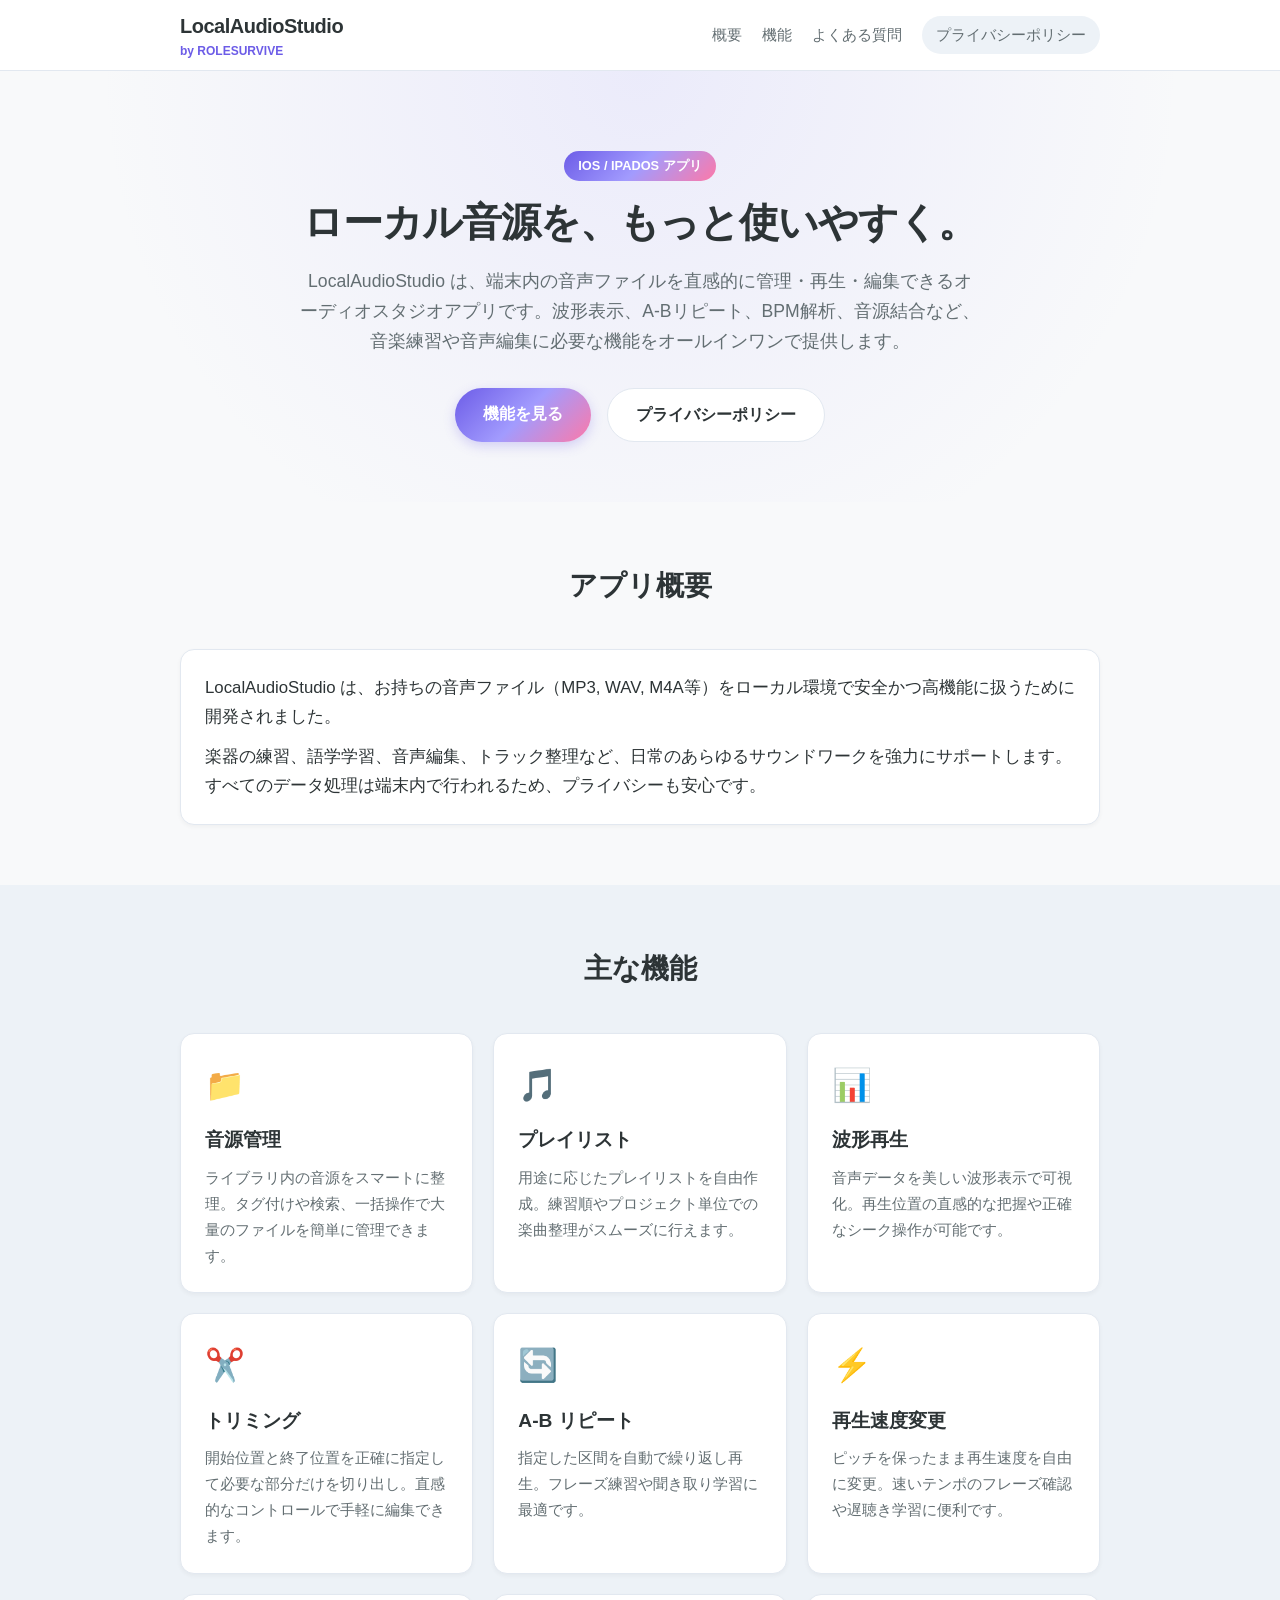
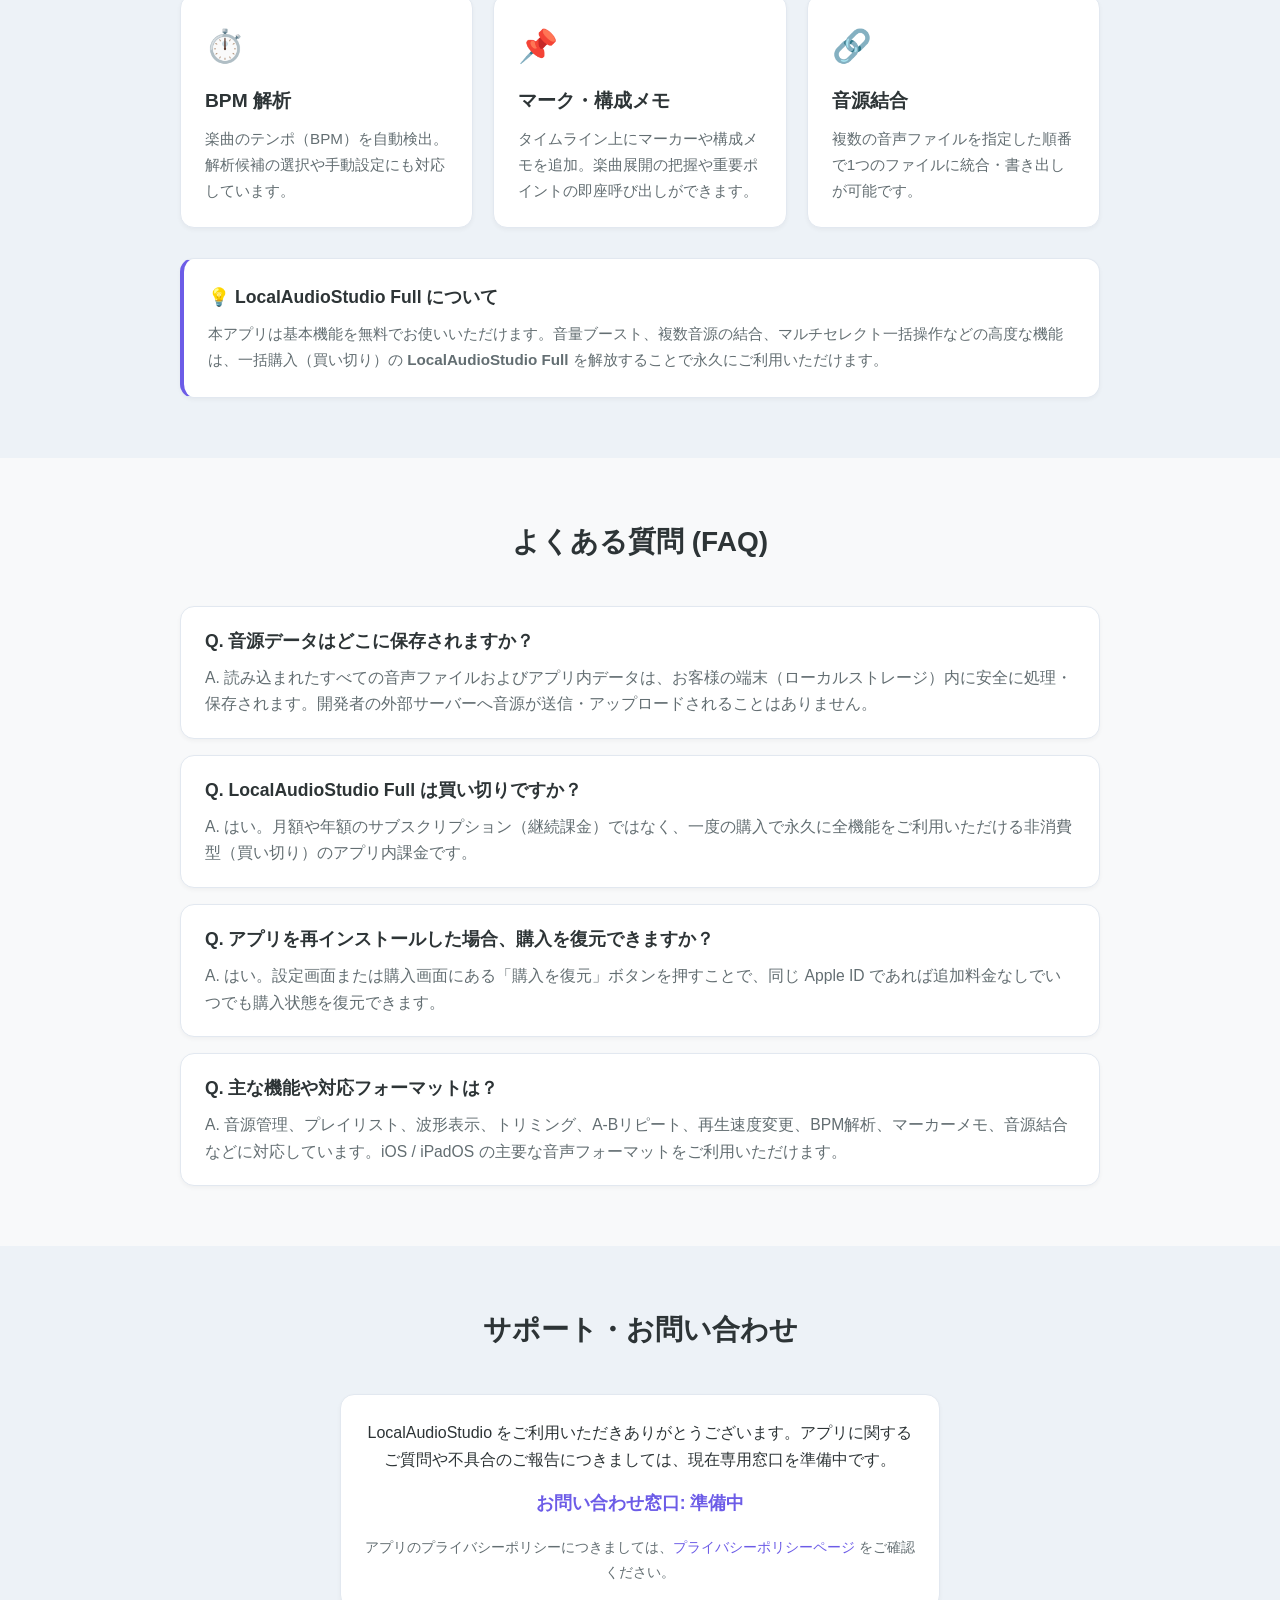
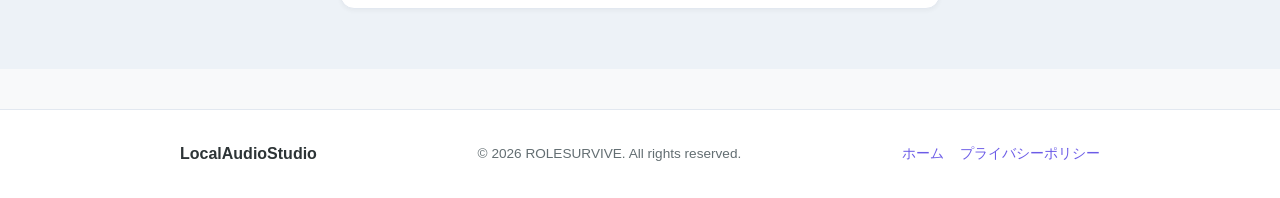
<file: index.html>
<!DOCTYPE html>
<html lang="ja">
<head>
    <meta charset="UTF-8">
    <meta name="viewport" content="width=device-width, initial-scale=1.0">
    <title>LocalAudioStudio - 公式サポート</title>
    <link rel="stylesheet" href="style.css">
</head>
<body>
    <header class="header">
        <div class="container header-container">
            <div class="brand">
                <span class="brand-title">LocalAudioStudio</span>
                <span class="brand-by">by ROLESURVIVE</span>
            </div>
            <nav class="nav">
                <a href="#about">概要</a>
                <a href="#features">機能</a>
                <a href="#faq">よくある質問</a>
                <a href="privacy.html" class="nav-link-privacy">プライバシーポリシー</a>
            </nav>
        </div>
    </header>

    <main>
        <!-- Hero Section -->
        <section class="hero">
            <div class="container hero-container">
                <div class="hero-badge">iOS / iPadOS アプリ</div>
                <h1 class="hero-title">ローカル音源を、もっと使いやすく。</h1>
                <p class="hero-description">
                    LocalAudioStudio は、端末内の音声ファイルを直感的に管理・再生・編集できるオーディオスタジオアプリです。波形表示、A-Bリピート、BPM解析、音源結合など、音楽練習や音声編集に必要な機能をオールインワンで提供します。
                </p>
                <div class="hero-actions">
                    <a href="#features" class="btn btn-primary">機能を見る</a>
                    <a href="privacy.html" class="btn btn-secondary">プライバシーポリシー</a>
                </div>
            </div>
        </section>

        <!-- About Section -->
        <section id="about" class="section">
            <div class="container">
                <h2 class="section-title">アプリ概要</h2>
                <div class="card about-card">
                    <p>
                        LocalAudioStudio は、お持ちの音声ファイル（MP3, WAV, M4A等）をローカル環境で安全かつ高機能に扱うために開発されました。
                    </p>
                    <p>
                        楽器の練習、語学学習、音声編集、トラック整理など、日常のあらゆるサウンドワークを強力にサポートします。すべてのデータ処理は端末内で行われるため、プライバシーも安心です。
                    </p>
                </div>
            </div>
        </section>

        <!-- Features Section -->
        <section id="features" class="section bg-alt">
            <div class="container">
                <h2 class="section-title">主な機能</h2>
                <div class="grid features-grid">
                    <div class="card feature-card">
                        <div class="feature-icon">📁</div>
                        <h3>音源管理</h3>
                        <p>ライブラリ内の音源をスマートに整理。タグ付けや検索、一括操作で大量のファイルを簡単に管理できます。</p>
                    </div>

                    <div class="card feature-card">
                        <div class="feature-icon">🎵</div>
                        <h3>プレイリスト</h3>
                        <p>用途に応じたプレイリストを自由作成。練習順やプロジェクト単位での楽曲整理がスムーズに行えます。</p>
                    </div>

                    <div class="card feature-card">
                        <div class="feature-icon">📊</div>
                        <h3>波形再生</h3>
                        <p>音声データを美しい波形表示で可視化。再生位置の直感的な把握や正確なシーク操作が可能です。</p>
                    </div>

                    <div class="card feature-card">
                        <div class="feature-icon">✂️</div>
                        <h3>トリミング</h3>
                        <p>開始位置と終了位置を正確に指定して必要な部分だけを切り出し。直感的なコントロールで手軽に編集できます。</p>
                    </div>

                    <div class="card feature-card">
                        <div class="feature-icon">🔄</div>
                        <h3>A-B リピート</h3>
                        <p>指定した区間を自動で繰り返し再生。フレーズ練習や聞き取り学習に最適です。</p>
                    </div>

                    <div class="card feature-card">
                        <div class="feature-icon">⚡</div>
                        <h3>再生速度変更</h3>
                        <p>ピッチを保ったまま再生速度を自由に変更。速いテンポのフレーズ確認や遅聴き学習に便利です。</p>
                    </div>

                    <div class="card feature-card">
                        <div class="feature-icon">⏱️</div>
                        <h3>BPM 解析</h3>
                        <p>楽曲のテンポ（BPM）を自動検出。解析候補の選択や手動設定にも対応しています。</p>
                    </div>

                    <div class="card feature-card">
                        <div class="feature-icon">📌</div>
                        <h3>マーク・構成メモ</h3>
                        <p>タイムライン上にマーカーや構成メモを追加。楽曲展開の把握や重要ポイントの即座呼び出しができます。</p>
                    </div>

                    <div class="card feature-card">
                        <div class="feature-icon">🔗</div>
                        <h3>音源結合</h3>
                        <p>複数の音声ファイルを指定した順番で1つのファイルに統合・書き出しが可能です。</p>
                    </div>
                </div>

                <div class="unlock-note card">
                    <h3>💡 LocalAudioStudio Full について</h3>
                    <p>
                        本アプリは基本機能を無料でお使いいただけます。音量ブースト、複数音源の結合、マルチセレクト一括操作などの高度な機能は、一括購入（買い切り）の <strong>LocalAudioStudio Full</strong> を解放することで永久にご利用いただけます。
                    </p>
                </div>
            </div>
        </section>

        <!-- FAQ Section -->
        <section id="faq" class="section">
            <div class="container">
                <h2 class="section-title">よくある質問 (FAQ)</h2>
                <div class="faq-list">
                    <div class="card faq-item">
                        <h3 class="faq-question">Q. 音源データはどこに保存されますか？</h3>
                        <p class="faq-answer">
                            A. 読み込まれたすべての音声ファイルおよびアプリ内データは、お客様の端末（ローカルストレージ）内に安全に処理・保存されます。開発者の外部サーバーへ音源が送信・アップロードされることはありません。
                        </p>
                    </div>

                    <div class="card faq-item">
                        <h3 class="faq-question">Q. LocalAudioStudio Full は買い切りですか？</h3>
                        <p class="faq-answer">
                            A. はい。月額や年額のサブスクリプション（継続課金）ではなく、一度の購入で永久に全機能をご利用いただける非消費型（買い切り）のアプリ内課金です。
                        </p>
                    </div>

                    <div class="card faq-item">
                        <h3 class="faq-question">Q. アプリを再インストールした場合、購入を復元できますか？</h3>
                        <p class="faq-answer">
                            A. はい。設定画面または購入画面にある「購入を復元」ボタンを押すことで、同じ Apple ID であれば追加料金なしでいつでも購入状態を復元できます。
                        </p>
                    </div>

                    <div class="card faq-item">
                        <h3 class="faq-question">Q. 主な機能や対応フォーマットは？</h3>
                        <p class="faq-answer">
                            A. 音源管理、プレイリスト、波形表示、トリミング、A-Bリピート、再生速度変更、BPM解析、マーカーメモ、音源結合などに対応しています。iOS / iPadOS の主要な音声フォーマットをご利用いただけます。
                        </p>
                    </div>
                </div>
            </div>
        </section>

        <!-- Support / Contact Section -->
        <section id="contact" class="section bg-alt">
            <div class="container">
                <h2 class="section-title">サポート・お問い合わせ</h2>
                <div class="card contact-card">
                    <p>
                        LocalAudioStudio をご利用いただきありがとうございます。アプリに関するご質問や不具合のご報告につきましては、現在専用窓口を準備中です。
                    </p>
                    <p class="contact-status">
                        お問い合わせ窓口: 準備中
                    </p>
                    <p class="contact-sub">
                        アプリのプライバシーポリシーにつきましては、<a href="privacy.html">プライバシーポリシーページ</a> をご確認ください。
                    </p>
                </div>
            </div>
        </section>
    </main>

    <footer class="footer">
        <div class="container footer-container">
            <p class="footer-brand">LocalAudioStudio</p>
            <p class="footer-copy">&copy; 2026 ROLESURVIVE. All rights reserved.</p>
            <div class="footer-links">
                <a href="index.html">ホーム</a>
                <a href="privacy.html">プライバシーポリシー</a>
            </div>
        </div>
    </footer>
</body>
</html>
</file>
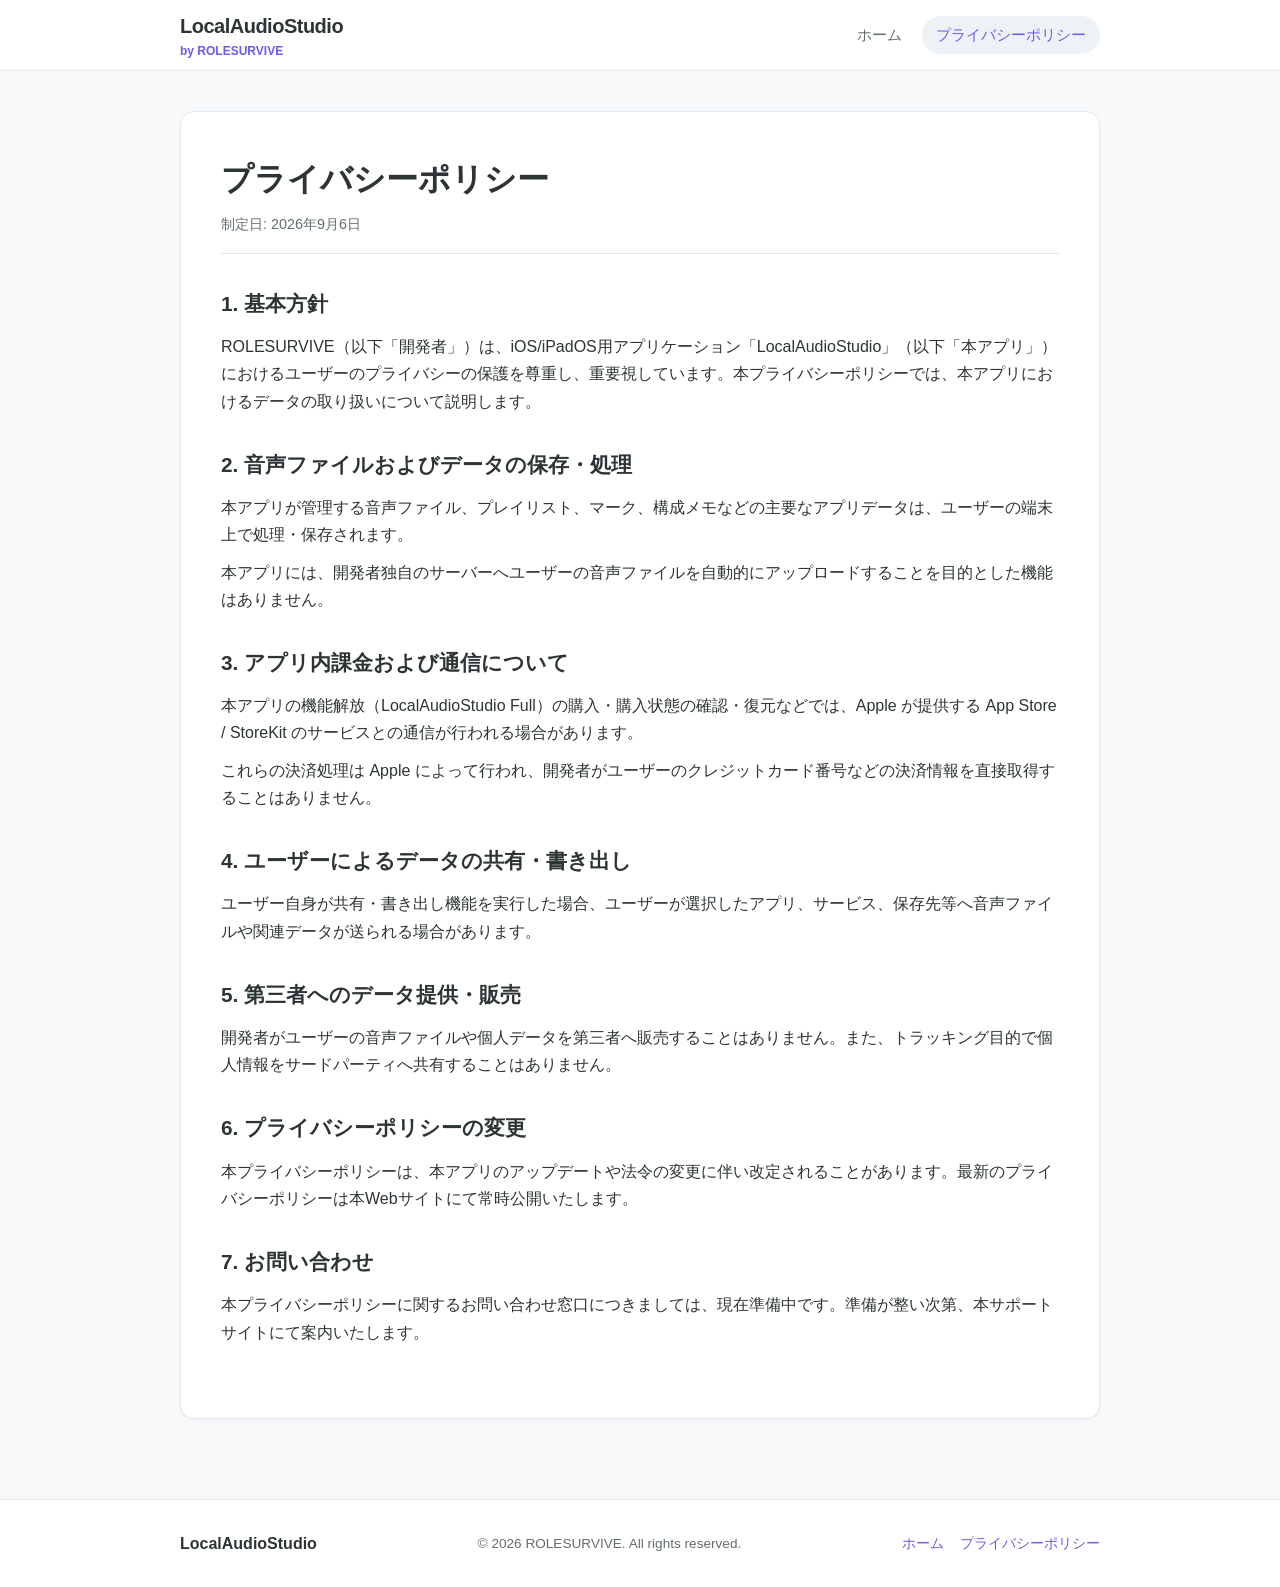
<file: privacy.html>
<!DOCTYPE html>
<html lang="ja">
<head>
    <meta charset="UTF-8">
    <meta name="viewport" content="width=device-width, initial-scale=1.0">
    <title>プライバシーポリシー - LocalAudioStudio</title>
    <link rel="stylesheet" href="style.css">
</head>
<body>
    <header class="header">
        <div class="container header-container">
            <div class="brand">
                <a href="index.html" class="brand-link">
                    <span class="brand-title">LocalAudioStudio</span>
                    <span class="brand-by">by ROLESURVIVE</span>
                </a>
            </div>
            <nav class="nav">
                <a href="index.html">ホーム</a>
                <a href="privacy.html" class="nav-link-privacy active">プライバシーポリシー</a>
            </nav>
        </div>
    </header>

    <main class="main-content">
        <div class="container">
            <div class="card privacy-card">
                <h1 class="page-title">プライバシーポリシー</h1>
                <p class="privacy-date">制定日: 2026年9月6日</p>

                <div class="privacy-body">
                    <section class="policy-section">
                        <h2>1. 基本方針</h2>
                        <p>
                            ROLESURVIVE（以下「開発者」）は、iOS/iPadOS用アプリケーション「LocalAudioStudio」（以下「本アプリ」）におけるユーザーのプライバシーの保護を尊重し、重要視しています。本プライバシーポリシーでは、本アプリにおけるデータの取り扱いについて説明します。
                        </p>
                    </section>

                    <section class="policy-section">
                        <h2>2. 音声ファイルおよびデータの保存・処理</h2>
                        <p>
                            本アプリが管理する音声ファイル、プレイリスト、マーク、構成メモなどの主要なアプリデータは、ユーザーの端末上で処理・保存されます。
                        </p>
                        <p>
                            本アプリには、開発者独自のサーバーへユーザーの音声ファイルを自動的にアップロードすることを目的とした機能はありません。
                        </p>
                    </section>

                    <section class="policy-section">
                        <h2>3. アプリ内課金および通信について</h2>
                        <p>
                            本アプリの機能解放（LocalAudioStudio Full）の購入・購入状態の確認・復元などでは、Apple が提供する App Store / StoreKit のサービスとの通信が行われる場合があります。
                        </p>
                        <p>
                            これらの決済処理は Apple によって行われ、開発者がユーザーのクレジットカード番号などの決済情報を直接取得することはありません。
                        </p>
                    </section>

                    <section class="policy-section">
                        <h2>4. ユーザーによるデータの共有・書き出し</h2>
                        <p>
                            ユーザー自身が共有・書き出し機能を実行した場合、ユーザーが選択したアプリ、サービス、保存先等へ音声ファイルや関連データが送られる場合があります。
                        </p>
                    </section>

                    <section class="policy-section">
                        <h2>5. 第三者へのデータ提供・販売</h2>
                        <p>
                            開発者がユーザーの音声ファイルや個人データを第三者へ販売することはありません。また、トラッキング目的で個人情報をサードパーティへ共有することはありません。
                        </p>
                    </section>

                    <section class="policy-section">
                        <h2>6. プライバシーポリシーの変更</h2>
                        <p>
                            本プライバシーポリシーは、本アプリのアップデートや法令の変更に伴い改定されることがあります。最新のプライバシーポリシーは本Webサイトにて常時公開いたします。
                        </p>
                    </section>

                    <section class="policy-section">
                        <h2>7. お問い合わせ</h2>
                        <p>
                            本プライバシーポリシーに関するお問い合わせ窓口につきましては、現在準備中です。準備が整い次第、本サポートサイトにて案内いたします。
                        </p>
                    </section>
                </div>
            </div>
        </div>
    </main>

    <footer class="footer">
        <div class="container footer-container">
            <p class="footer-brand">LocalAudioStudio</p>
            <p class="footer-copy">&copy; 2026 ROLESURVIVE. All rights reserved.</p>
            <div class="footer-links">
                <a href="index.html">ホーム</a>
                <a href="privacy.html">プライバシーポリシー</a>
            </div>
        </div>
    </footer>
</body>
</html>
</file>
<file: style.css>
/* CSS Reset and Base Styles */
:root {
    --primary-color: #6C5CE7;
    --primary-gradient: linear-gradient(135deg, #6C5CE7 0%, #A29BFE 50%, #FD79A8 100%);
    --text-color: #2D3436;
    --text-muted: #636E72;
    --bg-color: #F8F9FA;
    --card-bg: #FFFFFF;
    --bg-alt: #EDF2F7;
    --border-color: #E2E8F0;
    --shadow-sm: 0 2px 4px rgba(0, 0, 0, 0.04);
    --shadow-md: 0 6px 16px rgba(108, 92, 231, 0.08);
    --radius-md: 14px;
    --radius-lg: 20px;
}

* {
    box-sizing: border-box;
    margin: 0;
    padding: 0;
}

body {
    font-family: -apple-system, BlinkMacSystemFont, "Segoe UI", Roboto, "Helvetica Neue", Arial, sans-serif;
    color: var(--text-color);
    background-color: var(--bg-color);
    line-height: 1.7;
    -webkit-font-smoothing: antialiased;
}

a {
    color: var(--primary-color);
    text-decoration: none;
    transition: opacity 0.2s ease;
}

a:hover {
    opacity: 0.8;
}

/* Layout Containers */
.container {
    width: 100%;
    max-width: 960px;
    margin: 0 auto;
    padding: 0 20px;
}

.section {
    padding: 60px 0;
}

.bg-alt {
    background-color: var(--bg-alt);
}

/* Header & Nav */
.header {
    background-color: rgba(255, 255, 255, 0.9);
    backdrop-filter: blur(10px);
    position: sticky;
    top: 0;
    z-index: 100;
    border-bottom: 1px solid var(--border-color);
}

.header-container {
    display: flex;
    justify-content: space-between;
    align-items: center;
    height: 70px;
}

.brand {
    display: flex;
    flex-direction: column;
}

.brand-link {
    display: flex;
    flex-direction: column;
}

.brand-title {
    font-size: 1.25rem;
    font-weight: 700;
    color: var(--text-color);
    letter-spacing: -0.5px;
}

.brand-by {
    font-size: 0.75rem;
    font-weight: 600;
    color: var(--primary-color);
    margin-top: -2px;
}

.nav {
    display: flex;
    gap: 20px;
    align-items: center;
}

.nav a {
    font-size: 0.95rem;
    font-weight: 500;
    color: var(--text-muted);
}

.nav a.active,
.nav a:hover {
    color: var(--primary-color);
}

.nav-link-privacy {
    background: var(--bg-alt);
    padding: 6px 14px;
    border-radius: 20px;
}

/* Hero Section */
.hero {
    padding: 80px 0 60px 0;
    text-align: center;
    background: radial-gradient(circle at top, rgba(162, 155, 254, 0.15) 0%, rgba(248, 249, 250, 0) 70%);
}

.hero-container {
    display: flex;
    flex-direction: column;
    align-items: center;
}

.hero-badge {
    display: inline-block;
    padding: 4px 14px;
    background: var(--primary-gradient);
    color: #FFFFFF;
    font-size: 0.8rem;
    font-weight: 700;
    border-radius: 20px;
    margin-bottom: 16px;
    text-transform: uppercase;
}

.hero-title {
    font-size: 2.5rem;
    font-weight: 800;
    line-height: 1.25;
    margin-bottom: 20px;
    letter-spacing: -1px;
    color: var(--text-color);
}

.hero-description {
    font-size: 1.1rem;
    color: var(--text-muted);
    max-width: 680px;
    margin-bottom: 32px;
}

.hero-actions {
    display: flex;
    gap: 16px;
    flex-wrap: wrap;
    justify-content: center;
}

/* Buttons */
.btn {
    display: inline-block;
    padding: 12px 28px;
    font-size: 1rem;
    font-weight: 600;
    border-radius: 30px;
    transition: all 0.2s ease;
}

.btn-primary {
    background: var(--primary-gradient);
    color: #FFFFFF;
    box-shadow: 0 4px 12px rgba(108, 92, 231, 0.25);
}

.btn-primary:hover {
    transform: translateY(-1px);
    box-shadow: 0 6px 16px rgba(108, 92, 231, 0.35);
    opacity: 0.95;
}

.btn-secondary {
    background-color: var(--card-bg);
    color: var(--text-color);
    border: 1px solid var(--border-color);
}

.btn-secondary:hover {
    background-color: var(--bg-alt);
    opacity: 1;
}

/* Cards & Section Content */
.section-title {
    font-size: 1.75rem;
    font-weight: 700;
    text-align: center;
    margin-bottom: 40px;
    position: relative;
}

.card {
    background-color: var(--card-bg);
    border-radius: var(--radius-md);
    padding: 24px;
    border: 1px solid var(--border-color);
    box-shadow: var(--shadow-sm);
}

.about-card p {
    margin-bottom: 12px;
    font-size: 1.05rem;
}

.about-card p:last-child {
    margin-bottom: 0;
}

/* Grid Layout for Features */
.grid {
    display: grid;
    gap: 20px;
}

.features-grid {
    grid-template-columns: repeat(auto-fit, minmax(260px, 1fr));
}

.feature-card {
    transition: transform 0.2s ease, box-shadow 0.2s ease;
}

.feature-card:hover {
    transform: translateY(-2px);
    box-shadow: var(--shadow-md);
}

.feature-icon {
    font-size: 2rem;
    margin-bottom: 12px;
}

.feature-card h3 {
    font-size: 1.2rem;
    font-weight: 700;
    margin-bottom: 8px;
}

.feature-card p {
    font-size: 0.95rem;
    color: var(--text-muted);
}

.unlock-note {
    margin-top: 30px;
    border-left: 4px solid var(--primary-color);
    background-color: #FFFFFF;
}

.unlock-note h3 {
    font-size: 1.1rem;
    font-weight: 700;
    margin-bottom: 8px;

}

.unlock-note p {
    font-size: 0.95rem;
    color: var(--text-muted);
}

/* FAQ Section */
.faq-list {
    display: flex;
    flex-direction: column;
    gap: 16px;
}

.faq-item {
    padding: 20px 24px;
}

.faq-question {
    font-size: 1.1rem;
    font-weight: 700;
    margin-bottom: 8px;
    color: var(--text-color);
}

.faq-answer {
    font-size: 0.98rem;
    color: var(--text-muted);
}

/* Contact Card */
.contact-card {
    text-align: center;
    max-width: 600px;
    margin: 0 auto;
}

.contact-status {
    font-size: 1.1rem;
    font-weight: 700;
    color: var(--primary-color);
    margin: 16px 0;
}

.contact-sub {
    font-size: 0.9rem;
    color: var(--text-muted);
}

/* Privacy Page Specifics */
.main-content {
    padding: 40px 0;
}

.privacy-card {
    padding: 40px;
}

.page-title {
    font-size: 2rem;
    font-weight: 800;
    margin-bottom: 6px;
}

.privacy-date {
    font-size: 0.9rem;
    color: var(--text-muted);
    margin-bottom: 32px;
    padding-bottom: 16px;
    border-bottom: 1px solid var(--border-color);
}

.policy-section {
    margin-bottom: 32px;
}

.policy-section h2 {
    font-size: 1.3rem;
    font-weight: 700;
    margin-bottom: 12px;
    color: var(--text-color);
}

.policy-section p {
    font-size: 1rem;
    color: var(--text-color);
    margin-bottom: 10px;
}

/* Footer */
.footer {
    background-color: var(--card-bg);
    border-top: 1px solid var(--border-color);
    padding: 30px 0;
    margin-top: 40px;
}

.footer-container {
    display: flex;
    justify-content: space-between;
    align-items: center;
    flex-wrap: wrap;
    gap: 16px;
}

.footer-brand {
    font-weight: 700;
    font-size: 1rem;
}

.footer-copy {
    font-size: 0.85rem;
    color: var(--text-muted);
}

.footer-links {
    display: flex;
    gap: 16px;
    font-size: 0.85rem;
}

/* Responsive Media Queries */
@media (max-width: 640px) {
    .hero-title {
        font-size: 1.85rem;
    }

    .header-container {
        flex-direction: column;
        justify-content: center;
        height: auto;
        padding: 12px 20px;
        gap: 10px;
    }

    .footer-container {
        flex-direction: column;
        align-items: center;
        text-align: center;
    }

    .privacy-card {
        padding: 24px 16px;
    }
}
</file>
